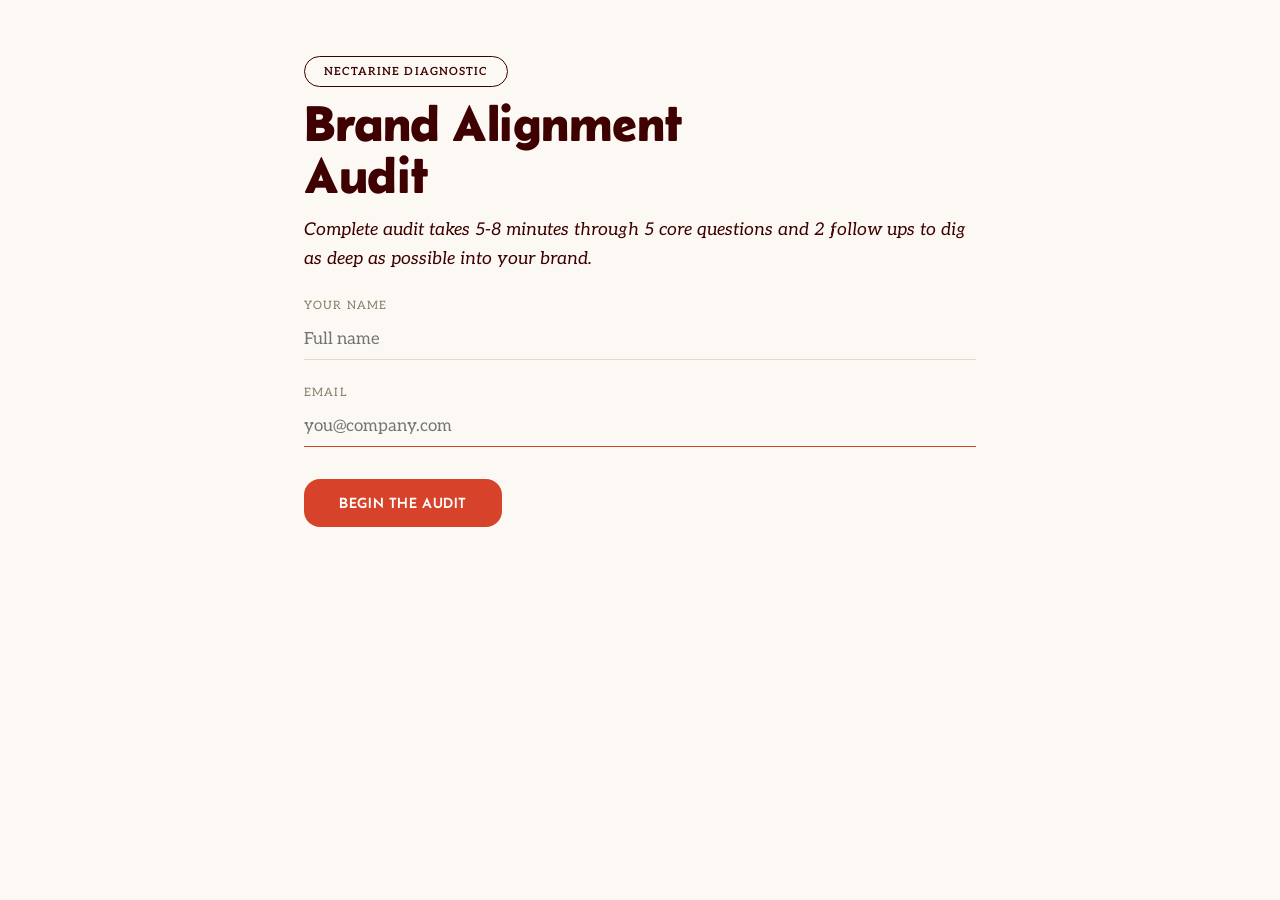
<file: index.html>
<!DOCTYPE html>
<html lang="en">
<head>
<meta charset="UTF-8">
<meta name="viewport" content="width=device-width, initial-scale=1.0">
<title>Brand Alignment Audit — Nectarine</title>
<link rel="stylesheet" href="cursor.css">
<style>
@import url('https://fonts.googleapis.com/css2?family=Belanosima:wght@400;600;700&family=Aleo:ital,wght@0,400;0,500;0,700;1,400&display=swap');

:root{
  --bg:#FCF8F3;
  --surface:#FFFFFF;
  --ink:#3E0000;
  --muted:#83806F;
  --line:#E1DDD0;
  --accent:#D7432A;
  --accent-soft:#F8DED5;
  --warn:#B8860B;
  --teal:#1F5C55;
  --teal-soft:#E3EEEB;
  --font-display:'Belanosima', sans-serif;
  --font-body:'Aleo', Georgia, serif;
  --font-mono:'Aleo', Georgia, serif;
}

*{box-sizing:border-box;}
html,body{margin:0;padding:0;}
body{
  background:var(--bg);
  color:var(--ink);
  font-family:var(--font-body);
  -webkit-font-smoothing:antialiased;
  min-height:100vh;
}
#app{
  max-width:720px;
  margin:0 auto;
  padding:clamp(1.5rem, 5vw, 3.5rem) clamp(1.25rem, 4vw, 1.5rem) 5rem;
}
::selection{background:var(--accent-soft);}

.eyebrow{
  display:inline-block;
  font-family:var(--font-mono);
  font-weight:600;
  font-size:.7rem;
  letter-spacing:.1em;
  text-transform:uppercase;
  color:var(--ink);
  border:1.5px solid var(--ink);
  border-radius:999px;
  padding:.5rem 1.2rem;
}
h1,h2,h3{
  font-family:var(--font-display);
  font-weight:600;
  letter-spacing:-0.01em;
  margin:0;
}
.h-intro{font-size:clamp(2.1rem, 6vw, 3.1rem); line-height:1.05; margin-top:.6rem;}
.h-question{font-size:clamp(1.5rem, 4.5vw, 2rem); line-height:1.15; margin-top:.9rem;}
.h-section{font-size:1.05rem; letter-spacing:.02em;}
p{line-height:1.65; margin:0.8rem 0 0;}
.lede{font-size:1.1rem; font-style:italic; color:var(--ink); margin-top:.9rem;}
.muted{color:var(--muted);}
.mono{font-family:var(--font-mono);}
.small{font-size:.8rem;}

a, .link-btn{color:var(--ink); cursor:pointer;}

/* buttons */
.btn{
  font-family:var(--font-display);
  font-weight:400;
  font-size:.92rem;
  letter-spacing:.04em;
  text-transform:uppercase;
  border:none;
  border-radius:16px;
  padding:1rem 2.2rem;
  cursor:pointer;
  transition:transform .12s ease, filter .15s ease, opacity .15s ease;
}
.btn-primary{background:var(--accent); color:#fff;}
.btn-primary:hover:not(:disabled){filter:brightness(0.88);}
.btn-primary:active:not(:disabled){transform:translateY(1px);}
.btn-primary:disabled{opacity:.35; cursor:not-allowed;}
.btn-ghost{
  background:none;
  font-family:var(--font-mono);
  font-size:.75rem;
  letter-spacing:.08em;
  text-transform:uppercase;
  color:var(--muted);
  text-decoration:underline;
  padding:0;
  border:none;
}
.btn-ghost:hover{color:var(--ink);}

.row-actions{display:flex; align-items:center; justify-content:space-between; margin-top:2rem; gap:1rem; flex-wrap:wrap;}

/* progress */
.progress-wrap{margin-bottom:2.2rem;}
.progress-track{height:2px; background:var(--line); width:100%; margin-top:.6rem; position:relative;}
.progress-fill{height:2px; background:var(--accent); transition:width .4s ease;}

/* inputs */
textarea, input[type=text], input[type=email]{
  width:100%;
  font-family:var(--font-body);
  font-size:1.05rem;
  color:var(--ink);
  background:transparent;
  border:none;
  border-bottom:1.5px solid var(--line);
  padding:.6rem 0;
  resize:vertical;
  min-height:5.5rem;
  outline:none;
  transition:border-color .15s ease;
}
textarea:focus, input[type=text]:focus, input[type=email]:focus{border-color:var(--accent);}
input[type=text], input[type=email]{min-height:auto;}

.field{margin-top:1.6rem;}
.field label{display:block; font-family:var(--font-mono); font-size:.72rem; letter-spacing:.1em; text-transform:uppercase; color:var(--muted); margin-bottom:.5rem;}
.field-error{font-family:var(--font-mono); font-size:.72rem; color:var(--accent); margin-top:.4rem;}

/* upload zones */
.upload-zone{
  display:block;
  border:1.5px dashed var(--line);
  padding:1.1rem 1rem;
  text-align:center;
  cursor:pointer;
  transition:border-color .15s ease, background .15s ease;
  font-family:var(--font-mono);
  font-size:.78rem;
  color:var(--muted);
}
.upload-zone:hover{border-color:var(--accent); color:var(--ink);}
.upload-zone input{display:none;}
.thumb-row{display:flex; flex-wrap:wrap; gap:.6rem; margin-top:.7rem;}
.thumb{position:relative; width:64px; height:64px; border:1px solid var(--line); overflow:hidden;}
.thumb img{width:100%; height:100%; object-fit:cover; display:block;}
.thumb .rm{
  position:absolute; top:0; right:0; background:rgba(62,0,0,.75); color:#fff;
  width:18px; height:18px; font-size:.65rem; line-height:18px; text-align:center; cursor:pointer;
  font-family:var(--font-mono);
}

/* live screenshot preview */
.shot-preview{margin-top:.7rem; border:1px solid var(--line); background:var(--surface); padding:.6rem;}
.shot-preview img{width:100%; height:auto; display:block; max-height:220px; object-fit:cover; background:var(--bg); min-height:60px;}
.shot-meta{display:flex; align-items:center; justify-content:space-between; margin-top:.5rem; flex-wrap:wrap; gap:.5rem;}
.shot-status{font-family:var(--font-mono); font-size:.68rem; letter-spacing:.06em; text-transform:uppercase; color:var(--muted);}
.shot-actions{display:flex; gap:1rem;}
.shot-override-row{margin-top:.6rem;}

/* loading */
.loading-wrap{min-height:40vh; display:flex; flex-direction:column; align-items:center; justify-content:center; text-align:center;}
.loading-word{
  font-family:var(--font-display); font-weight:600; font-size:clamp(2.2rem,7vw,3.2rem);
  filter:blur(9px); opacity:.45; animation:pulseFuzz 1.8s ease-in-out infinite;
}
@keyframes pulseFuzz{
  0%{filter:blur(9px); opacity:.35;}
  50%{filter:blur(1px); opacity:.95;}
  100%{filter:blur(9px); opacity:.35;}
}
.loading-msg{font-family:var(--font-mono); font-size:.78rem; letter-spacing:.08em; text-transform:uppercase; color:var(--muted); margin-top:1.4rem; min-height:1.2em;}

/* report */
.score-block{margin-top:.4rem;}
.score-word{
  font-family:var(--font-display); font-weight:600;
  font-size:clamp(2.4rem, 8vw, 4rem); letter-spacing:-0.02em; line-height:1;
  animation-duration:1.4s; animation-timing-function:ease; animation-fill-mode:forwards;
}
.score-word.aligned{color:var(--teal); animation-name:focusInFull;}
.score-word.some{color:var(--accent); animation-name:focusInPartial;}
.score-word.significant{color:var(--accent); animation-name:focusInHeavy;}
@keyframes focusInFull{from{filter:blur(9px); opacity:0;} to{filter:blur(0px); opacity:1;}}
@keyframes focusInPartial{from{filter:blur(11px); opacity:0;} to{filter:blur(2.5px); opacity:1;}}
@keyframes focusInHeavy{from{filter:blur(13px); opacity:0;} to{filter:blur(5px); opacity:.92;}}
.score-caption{font-family:var(--font-mono); font-size:.7rem; letter-spacing:.08em; text-transform:uppercase; color:var(--muted); margin-top:.6rem;}

.section{margin-top:2.6rem; padding-top:1.6rem; border-top:1px solid var(--line);}
.section-num{font-family:var(--font-mono); font-size:.72rem; color:var(--accent); letter-spacing:.1em;}

.chip-row{margin-top:.7rem;}
.chip{
  display:inline-block; font-family:var(--font-mono); font-size:.7rem; letter-spacing:.05em; text-transform:uppercase;
  border:1px solid var(--line); border-radius:999px; padding:.28rem .7rem; margin:0 .35rem .35rem 0;
}
.chip.overlap{border-color:var(--teal); color:var(--teal); background:var(--teal-soft);}

.flag-list{margin-top:.7rem; padding-left:1.1rem;}
.flag-list li{margin-bottom:.3rem; font-size:.92rem;}

.consider-box{border-left:3px solid var(--accent); background:var(--accent-soft); padding:.7rem 1rem; margin-top:.8rem;}
.consider-box .issue{font-weight:600; font-family:var(--font-display); font-size:.9rem;}
.consider-box .example{font-size:.88rem; margin-top:.3rem; color:var(--ink);}

.check-row{display:flex; gap:.7rem; padding:.6rem 0; border-bottom:1px solid var(--line); align-items:flex-start;}
.check-row:last-child{border-bottom:none;}
.check-icon{font-family:var(--font-mono); font-size:.85rem; width:1.1rem; flex-shrink:0; margin-top:.1rem;}
.check-icon.bad{color:var(--accent);}
.check-icon.warn{color:var(--warn);}
.check-icon.good{color:var(--teal);}
.check-label{font-size:.92rem;}
.check-note{font-family:var(--font-mono); font-size:.72rem; color:var(--muted); margin-top:.15rem;}

.fuzz-source{background:var(--accent-soft); padding:1rem 1.1rem; margin-top:.8rem; font-size:.95rem;}

.error-box{border:1.5px solid var(--accent); padding:1.2rem; margin-top:1.5rem; font-size:.92rem;}

@media (max-width:520px){
  .row-actions{flex-direction:column; align-items:flex-start;}
}
</style>
</head>
<body>
<div id="app"></div>

<script>
(function(){

/* Five questions, down from the original seven. Two were folded into
   neighbors (why-it-exists into what-you-do, how-you-want-to-be-perceived
   into industry/comparables) rather than dropped, since the analysis
   prompts below still rely on that signal for detecting an intentional
   "bridge" between two worlds. */
var CORE_QUESTIONS = [
  { text: "What does your business do, and why does it exist?" },
  { text: "Who is your ideal customer, and what problem are you solving for them?" },
  { text: "Does your business bridge two different worlds, such as industries, audiences, traditions, price points, or old and new? If so, which ones, and where does your offer sit between them?" },
  { text: "What industry are you in, which two or three brands would you want to be compared against, and is there a way you want to be perceived that you're not confident you're achieving yet?" },
  { text: "What are your core values, if you've put them into words?", skipNote: "(not specified, infer implied values from the mission or why answer above instead)" }
];


var LOADING_MESSAGES = [
  "Reading the visual identity",
  "Reading the verbal identity",
  "Comparing tone signals",
  "Checking market and audience fit",
  "Running the execution checklist",
  "Drafting the report"
];


function freshState(){
  return {
    screen: 'intro',
    companyName: '',
    qIndex: 0,
    questions: CORE_QUESTIONS.slice(),
    answers: ['','','','',''],
    followUpsFetched: false,
    logo: null,
    site: '',
    siteOverride: null,
    siteAttempt: 0,
    social: '',
    socialOverride: null,
    socialAttempt: 0,
    leadName: '',
    leadEmail: '',
    leadError: '',
    showContinueLink: false,
    errorMsg: ''
  };
}

var state = freshState();
var loadingTimer = null;

function esc(str){
  if(str === null || str === undefined) return '';
  return String(str)
    .replace(/&/g,'&amp;')
    .replace(/</g,'&lt;')
    .replace(/>/g,'&gt;')
    .replace(/"/g,'&quot;');
}

function isValidEmail(v){
  return /^[^\s@]+@[^\s@]+\.[^\s@]+$/.test((v||'').trim());
}

function resizeImage(file, maxDim, quality){
  maxDim = maxDim || 1100;
  quality = quality || 0.82;
  return new Promise(function(resolve, reject){
    var reader = new FileReader();
    reader.onload = function(e){
      var img = new Image();
      img.onload = function(){
        var w = img.width, h = img.height;
        if(w > h){ if(w > maxDim){ h = Math.round(h * maxDim / w); w = maxDim; } }
        else { if(h > maxDim){ w = Math.round(w * maxDim / h); h = maxDim; } }
        var canvas = document.createElement('canvas');
        canvas.width = w; canvas.height = h;
        var ctx = canvas.getContext('2d');
        ctx.fillStyle = "#FFFFFF";
        ctx.fillRect(0,0,w,h);
        ctx.drawImage(img,0,0,w,h);
        var dataUrl = canvas.toDataURL('image/jpeg', quality);
        resolve({data: dataUrl.split(',')[1], media_type:'image/jpeg', preview: dataUrl});
      };
      img.onerror = function(){ reject(new Error("Could not read image")); };
      img.src = e.target.result;
    };
    reader.onerror = function(){ reject(new Error("Could not read file")); };
    reader.readAsDataURL(file);
  });
}

function normalizeUrl(raw){
  raw = (raw || '').trim();
  if(!raw) return '';
  if(!/^https?:\/\//i.test(raw)){ raw = 'https://' + raw; }
  return raw;
}

/* Live screenshots now run server-side against Cloudflare's Browser
   Rendering API (see functions/api/screenshot.js), not the old
   client-side mshots embed. The endpoint renders synchronously and
   returns the image directly, so there's no polling or placeholder
   flicker to work around, just a normal image load with a status line
   and an upload fallback for sites or logged-in social pages that
   block automated rendering. */
function shotSrc(kind){
  var url = state[kind];
  if(!url) return '';
  var attempt = state[kind + 'Attempt'] || 0;
  return '/api/screenshot?url=' + encodeURIComponent(url) + (attempt ? ('&r=' + attempt) : '');
}

function shotBodyHTML(kind){
  var url = state[kind];
  var override = state[kind + 'Override'];
  if(override){
    return '<div class="shot-preview"><img src="' + override.preview + '">'
      + '<div class="shot-meta"><span class="shot-status">Uploaded manually</span>'
      + '<span class="shot-actions"><span class="link-btn btn-ghost" data-action="rm-override">Remove</span></span></div></div>';
  }
  if(url){
    var imgId = kind + '-shot-img';
    return '<div class="shot-preview"><img id="' + imgId + '" src="' + shotSrc(kind) + '"'
      + ' onload="window.__shotLoaded && window.__shotLoaded(\'' + kind + '\')"'
      + ' onerror="window.__shotError && window.__shotError(\'' + kind + '\')">'
      + '<div class="shot-meta"><span class="shot-status" id="' + kind + '-shot-status">Capturing a live preview, this can take a few seconds</span>'
      + '<span class="shot-actions">'
      + '<span class="link-btn btn-ghost" data-action="retake">Retake</span>'
      + '<span class="link-btn btn-ghost" data-action="show-override">Upload instead</span>'
      + '</span></div></div>'
      + '<div class="shot-override-row" id="' + kind + '-override-row" style="display:none;">'
      + '  <label class="upload-zone" for="' + kind + '-override-input">Click to upload a screenshot instead<input type="file" id="' + kind + '-override-input" accept="image/*"></label>'
      + '</div>';
  }
  return '';
}

function refreshShotBody(kind){
  var container = document.getElementById(kind + '-body');
  if(container){ container.innerHTML = shotBodyHTML(kind); }
  bindShotBody(kind);
}

function bindShotBody(kind){
  var container = document.getElementById(kind + '-body');
  if(!container) return;
  var retake = container.querySelector('[data-action="retake"]');
  if(retake){
    retake.onclick = function(){
      state[kind + 'Attempt'] = (state[kind + 'Attempt'] || 0) + 1;
      var status = document.getElementById(kind + '-shot-status');
      if(status) status.textContent = 'Retaking...';
      var img = document.getElementById(kind + '-shot-img');
      if(img) img.src = shotSrc(kind);
    };
  }
  var showOverride = container.querySelector('[data-action="show-override"]');
  if(showOverride){
    showOverride.onclick = function(){
      var row = document.getElementById(kind + '-override-row');
      if(row) row.style.display = 'block';
    };
  }
  var overrideInput = document.getElementById(kind + '-override-input');
  if(overrideInput){
    overrideInput.addEventListener('change', function(e){
      var f = e.target.files[0];
      if(f){ resizeImage(f).then(function(img){ state[kind + 'Override'] = img; refreshShotBody(kind); }); }
    });
  }
  var rmOverride = container.querySelector('[data-action="rm-override"]');
  if(rmOverride){
    rmOverride.onclick = function(){ state[kind + 'Override'] = null; refreshShotBody(kind); };
  }
}

window.__shotLoaded = function(kind){
  var status = document.getElementById(kind + '-shot-status');
  if(status){ status.textContent = 'Live preview captured'; }
};
window.__shotError = function(kind){
  var status = document.getElementById(kind + '-shot-status');
  if(status){ status.textContent = "Couldn't capture this one automatically, some sites and most logged-in social pages block it. Upload a screenshot below instead."; }
};

function bindShotField(kind){
  var input = document.getElementById(kind + '-field');
  if(input){
    input.addEventListener('change', function(e){
      var normalized = normalizeUrl(e.target.value);
      state[kind] = normalized;
      state[kind + 'Override'] = null;
      state[kind + 'Attempt'] = 0;
      refreshShotBody(kind);
    });
  }
  bindShotBody(kind);
}

function render(){
  var app = document.getElementById('app');
  if(state.screen === 'intro') app.innerHTML = renderIntro();
  else if(state.screen === 'company') app.innerHTML = renderCompany();
  else if(state.screen === 'question') app.innerHTML = renderQuestion();
  else if(state.screen === 'followup-loading') app.innerHTML = renderMiniLoading("Reviewing your answers");
  else if(state.screen === 'assets') app.innerHTML = renderAssets();
  else if(state.screen === 'generating') app.innerHTML = renderGenerating();
  else if(state.screen === 'error') app.innerHTML = renderErrorScreen();
  bindEvents();
}

/* ---------- INTRO / EMAIL GATE ---------- */
function renderIntro(){
  var nameVal = esc(state.leadName);
  var emailVal = esc(state.leadEmail);
  var errorHTML = state.leadError ? '<div class="field-error">' + esc(state.leadError) + '</div>' : '';
  return ''
  + '<div class="eyebrow">Nectarine Diagnostic</div>'
  + '<h1 class="h-intro">Brand Alignment<br>Audit</h1>'
  + '<p class="lede">Complete audit takes 5-8 minutes through 5 core questions and 2 follow ups to dig as deep as possible into your brand.</p>'
  + '<div class="field">'
  + '  <label>Your name</label>'
  + '  <input type="text" id="lead-name-field" placeholder="Full name" value="' + nameVal + '">'
  + '</div>'
  + '<div class="field">'
  + '  <label>Email</label>'
  + '  <input type="email" id="lead-email-field" placeholder="you@company.com" value="' + emailVal + '">'
  + '  ' + errorHTML
  + '</div>'
  + '<div class="row-actions">'
  + '  <button class="btn btn-primary" id="start-btn">Begin the audit</button>'
  + '</div>'
  + '<p class="mono small muted" style="margin-top:3rem;"></p>';
}

/* ---------- COMPANY NAME ---------- */
function renderCompany(){
  var val = esc(state.companyName);
  return ''
  + '<div class="eyebrow">First</div>'
  + '<h2 class="h-question">What\'s the name of your company or brand?</h2>'
  + '<div class="field">'
  + '  <input type="text" id="company-field" placeholder="Your company name" value="' + val + '" autofocus>'
  + '</div>'
  + '<div class="row-actions">'
  + '  <span class="link-btn btn-ghost" id="back-btn">← Start over</span>'
  + '  <button class="btn btn-primary" id="continue-btn"' + (val.trim() ? '' : ' disabled') + '>Continue</button>'
  + '</div>';
}

/* ---------- QUESTION ---------- */
function renderQuestion(){
  var total = state.questions.length;
  var idx = state.qIndex;
  var q = state.questions[idx];
  var pct = Math.round(((idx) / total) * 100);
  var val = esc(state.answers[idx] || '');
  var skipLink = '<p style="margin-top:1rem;"><span class="link-btn btn-ghost" id="skip-btn">Skip this question</span></p>';
  return ''
  + '<div class="progress-wrap">'
  + '  <div class="mono small muted">QUESTION ' + String(idx+1).padStart(2,'0') + ' / ' + String(total).padStart(2,'0') + '</div>'
  + '  <div class="progress-track"><div class="progress-fill" style="width:' + pct + '%"></div></div>'
  + '</div>'
  + '<h2 class="h-question">' + esc(q.text) + '</h2>'
  + '<div class="field">'
  + '  <textarea id="answer-field" autofocus>' + val + '</textarea>'
  + '</div>'
  + skipLink
  + '<div class="row-actions">'
  + '  <span class="link-btn btn-ghost" id="back-btn">← Back</span>'
  + '  <button class="btn btn-primary" id="continue-btn" disabled>Continue</button>'
  + '</div>'
  + '<p class="mono small muted" style="margin-top:1rem;">⌘ / Ctrl + Enter to continue</p>';
}

/* ---------- MINI LOADING ---------- */
function renderMiniLoading(msg){
  return '<div class="loading-wrap" style="min-height:30vh;">'
  + '<div class="loading-word" style="font-size:1.6rem;">Nectarine</div>'
  + '<div class="loading-msg">' + esc(msg) + '</div>'
  + '</div>';
}

/* ---------- ASSETS ---------- */
function shotFieldHTML(kind, label, placeholder){
  return ''
  + '<div class="field">'
  + '  <label>' + esc(label) + '</label>'
  + '  <input type="text" id="' + kind + '-field" placeholder="' + esc(placeholder) + '" value="' + esc(state[kind]) + '">'
  + '  <div id="' + kind + '-body">' + shotBodyHTML(kind) + '</div>'
  + '</div>';
}

function renderAssets(){
  var logoThumb = state.logo ? '<div class="thumb"><img src="' + state.logo.preview + '"><span class="rm" data-action="rm-logo">×</span></div>' : '';
  return ''
  + '<div class="eyebrow">Next</div>'
  + '<h2 class="h-question">Your assets</h2>'
  + '<p class="muted">All of these are optional, but the more the audit has to look at, the sharper the visual read. The site and social link capture themselves, live.</p>'
  + shotFieldHTML('site', 'Website URL', 'https://')
  + shotFieldHTML('social', 'Social profile URL (Instagram, LinkedIn, etc.)', 'https://')
  + '<div class="field">'
  + '  <label>Logo (optional)</label>'
  + '  <label class="upload-zone" for="logo-input">' + (state.logo ? 'Replace logo file' : 'Click to upload a logo file') + '<input type="file" id="logo-input" accept="image/*"></label>'
  + '  <div class="thumb-row">' + logoThumb + '</div>'
  + '</div>'
  + '<div class="row-actions">'
  + '  <span class="link-btn btn-ghost" id="back-btn">← Back</span>'
  + '  <button class="btn btn-primary" id="continue-btn">Continue</button>'
  + '</div>'
  + '<p class="mono small muted" style="margin-top:1.6rem;">Some sites and most social platforms occasionally block automatic capture. If a preview looks blank or stuck, use the upload option beneath it.</p>';
}

/* ---------- GENERATING ---------- */
function renderGenerating(){
  var fallbackLink = state.showContinueLink
    ? '<p class="mono small muted" style="margin-top:1.4rem;">Taking a while to move on? <a href="' + AUDIT_COMPLETE_URL + '" target="_top">Click here to continue</a>.</p>'
    : '';
  return '<div class="loading-wrap">'
  + '<div class="loading-word">Nectarine</div>'
  + '<div class="loading-msg" id="loading-msg">' + LOADING_MESSAGES[0] + '</div>'
  + fallbackLink
  + '</div>';
}

// This tool runs embedded in an iframe on nectarine.ink, so a plain
// window.location.href only navigates the iframe itself, leaving the
// visitor stuck looking at the confirmation page through a small frame.
// window.top.location targets the real top-level page instead. Writing
// to it is allowed cross-origin even though reading it isn't, unless the
// embedding page's iframe is sandboxed without top-navigation permission,
// which fails silently, so a manual link is shown after a short delay as
// a fallback in case the automatic redirect didn't go anywhere.
var AUDIT_COMPLETE_URL = 'https://nectarine.ink/audit-complete';
function redirectTopTo(url){
  try{ (window.top || window).location.href = url; }
  catch(e){ window.location.href = url; }
  setTimeout(function(){
    state.showContinueLink = true;
    if(state.screen === 'generating'){ render(); }
  }, 1800);
}

/* ---------- ERROR ---------- */
function renderErrorScreen(){
  return ''
  + '<h2 class="h-question">Something didn\'t load</h2>'
  + '<div class="error-box">' + esc(state.errorMsg || 'The audit ran into a problem generating your report.') + '</div>'
  + '<div class="row-actions">'
  + '  <span class="link-btn btn-ghost" id="back-to-assets">← Back</span>'
  + '  <button class="btn btn-primary" id="retry-btn">Try again</button>'
  + '</div>';
}


/* ---------- EVENTS ---------- */
function bindEvents(){
  if(state.screen === 'intro'){
    var nameField = document.getElementById('lead-name-field');
    var emailField = document.getElementById('lead-email-field');
    emailField.focus();
    function tryStart(){
      state.leadName = nameField.value.trim();
      state.leadEmail = emailField.value.trim();
      if(!isValidEmail(state.leadEmail)){
        state.leadError = 'Add a valid email to continue.';
        render();
        return;
      }
      state.leadError = '';
      state.screen = 'company';
      render();
    }
    emailField.addEventListener('keydown', function(e){
      if(e.key === 'Enter'){ tryStart(); }
    });
    document.getElementById('start-btn').onclick = tryStart;
  }
  else if(state.screen === 'company'){
    var field = document.getElementById('company-field');
    var cont = document.getElementById('continue-btn');
    field.addEventListener('input', function(){ cont.disabled = field.value.trim().length === 0; });
    field.focus();
    field.addEventListener('keydown', function(e){
      if(e.key === 'Enter' && !cont.disabled){ cont.click(); }
    });
    document.getElementById('back-btn').onclick = function(){ state.screen = 'intro'; render(); };
    cont.onclick = function(){
      state.companyName = field.value.trim();
      state.screen = 'question'; state.qIndex = 0;
      render();
    };
  }
  else if(state.screen === 'question'){
    var field = document.getElementById('answer-field');
    var cont = document.getElementById('continue-btn');
    function sync(){ cont.disabled = field.value.trim().length === 0; }
    field.addEventListener('input', sync);
    field.focus();
    var len = field.value.length; field.setSelectionRange(len, len);
    sync();
    field.addEventListener('keydown', function(e){
      if((e.metaKey || e.ctrlKey) && e.key === 'Enter' && !cont.disabled){ cont.click(); }
    });
    document.getElementById('back-btn').onclick = function(){
      if(state.qIndex > 0){ state.answers[state.qIndex] = field.value; state.qIndex--; render(); }
      else { state.screen = 'company'; render(); }
    };
    function advanceQuestion(){
      if(state.qIndex < state.questions.length - 1){
        state.qIndex++; render();
      } else if(!state.followUpsFetched){
        state.screen = 'followup-loading'; render();
        fetchFollowUps();
      } else {
        state.screen = 'assets'; render();
      }
    }
    cont.onclick = function(){
      state.answers[state.qIndex] = field.value.trim();
      advanceQuestion();
    };
    var skipBtn = document.getElementById('skip-btn');
    if(skipBtn){
      skipBtn.onclick = function(){
        state.answers[state.qIndex] = '';
        advanceQuestion();
      };
    }
  }
  else if(state.screen === 'assets'){
    bindShotField('site');
    bindShotField('social');
    document.getElementById('logo-input').addEventListener('change', function(e){
      var f = e.target.files[0];
      if(f){ resizeImage(f).then(function(img){ state.logo = img; render(); }); }
    });
    var rmLogo = document.querySelector('[data-action="rm-logo"]');
    if(rmLogo) rmLogo.onclick = function(){ state.logo = null; render(); };
    document.getElementById('back-btn').onclick = function(){ state.screen = 'question'; state.qIndex = state.questions.length - 1; render(); };
    document.getElementById('continue-btn').onclick = function(){
      var siteField = document.getElementById('site-field');
      var socialField = document.getElementById('social-field');
      if(siteField) state.site = normalizeUrl(siteField.value);
      if(socialField) state.social = normalizeUrl(socialField.value);
      submitLeadThenGenerate();
    };
  }
  else if(state.screen === 'generating'){
    var i = 0;
    var msgEl = document.getElementById('loading-msg');
    loadingTimer = setInterval(function(){
      i = (i+1) % LOADING_MESSAGES.length;
      if(msgEl) msgEl.textContent = LOADING_MESSAGES[i];
    }, 1700);
  }
  else if(state.screen === 'error'){
    document.getElementById('retry-btn').onclick = function(){ generateReport(); };
    document.getElementById('back-to-assets').onclick = function(){ state.screen = 'assets'; render(); };
  }
}

/* ---------- FLOW LOGIC ---------- */
function buildAnswersPayload(){
  return state.questions.map(function(q, i){
    var ans = state.answers[i];
    var answerText;
    if(ans && ans.trim()){ answerText = ans; }
    else { answerText = q.skipNote || '(no answer given)'; }
    return { question: q.text, answer: answerText };
  });
}

function fetchFollowUps(){
  fetch('/api/followup', {
    method: 'POST',
    headers: {'Content-Type':'application/json'},
    body: JSON.stringify({ companyName: state.companyName, answers: buildAnswersPayload() })
  })
  .then(function(res){ return res.ok ? res.json() : { questions: [] }; })
  .then(function(result){
    state.followUpsFetched = true;
    var qs = (result && result.questions) || [];
    qs = qs.slice(0,2).map(function(q){ return {text: q}; });
    if(qs.length > 0){
      state.questions = state.questions.concat(qs);
      state.answers = state.answers.concat(qs.map(function(){ return ''; }));
      state.qIndex++;
      state.screen = 'question';
    } else {
      state.screen = 'assets';
    }
    render();
  })
  .catch(function(){
    state.followUpsFetched = true;
    state.screen = 'assets';
    render();
  });
}

function submitLeadThenGenerate(){
  // Email and name were already collected on the front page, so there is
  // no separate lead screen to linger on here, this goes straight to the
  // loading view and covers both the CRM call and the report generation
  // that follows it.
  clearInterval(loadingTimer);
  state.screen = 'generating';
  render();
  fetch('/api/lead', {
    method: 'POST',
    headers: {'Content-Type':'application/json'},
    body: JSON.stringify({
      name: state.leadName,
      email: state.leadEmail,
      companyName: state.companyName,
      answers: buildAnswersPayload()
    })
  })
  .catch(function(){ /* a CRM hiccup shouldn't block the report the person was promised */ })
  .then(function(){
    generateReport();
  });
}

function generateReport(){
  clearInterval(loadingTimer);
  state.screen = 'generating';
  state.showContinueLink = false;
  render();

  var payload = {
    companyName: state.companyName,
    answers: buildAnswersPayload(),
    site: state.site || null,
    social: state.social || null,
    logo: state.logo ? { data: state.logo.data, media_type: state.logo.media_type } : null,
    siteOverride: state.siteOverride ? { data: state.siteOverride.data, media_type: state.siteOverride.media_type } : null,
    socialOverride: state.socialOverride ? { data: state.socialOverride.data, media_type: state.socialOverride.media_type } : null,
    leadEmail: state.leadEmail || null,
    leadName: state.leadName || null
  };

  fetch('/api/report', {
    method: 'POST',
    headers: {'Content-Type':'application/json'},
    body: JSON.stringify(payload)
  })
  .then(function(res){
    if(!res.ok){ throw new Error('Request failed with status ' + res.status); }
    // The server queues up the report and email in the background from
    // here, so there is nothing further to wait on before sending the
    // person on to the confirmation page.
    redirectTopTo(AUDIT_COMPLETE_URL);
  })
  .catch(function(){
    state.errorMsg = "Your audit couldn't get started. This sometimes happens with a slow connection or a very large image. Try again, or go back and upload a screenshot instead.";
    state.screen = 'error';
    render();
  });
}

render();
})();
</script>
<script src="cursor.js" defer></script>
</body>
</html>
</file>
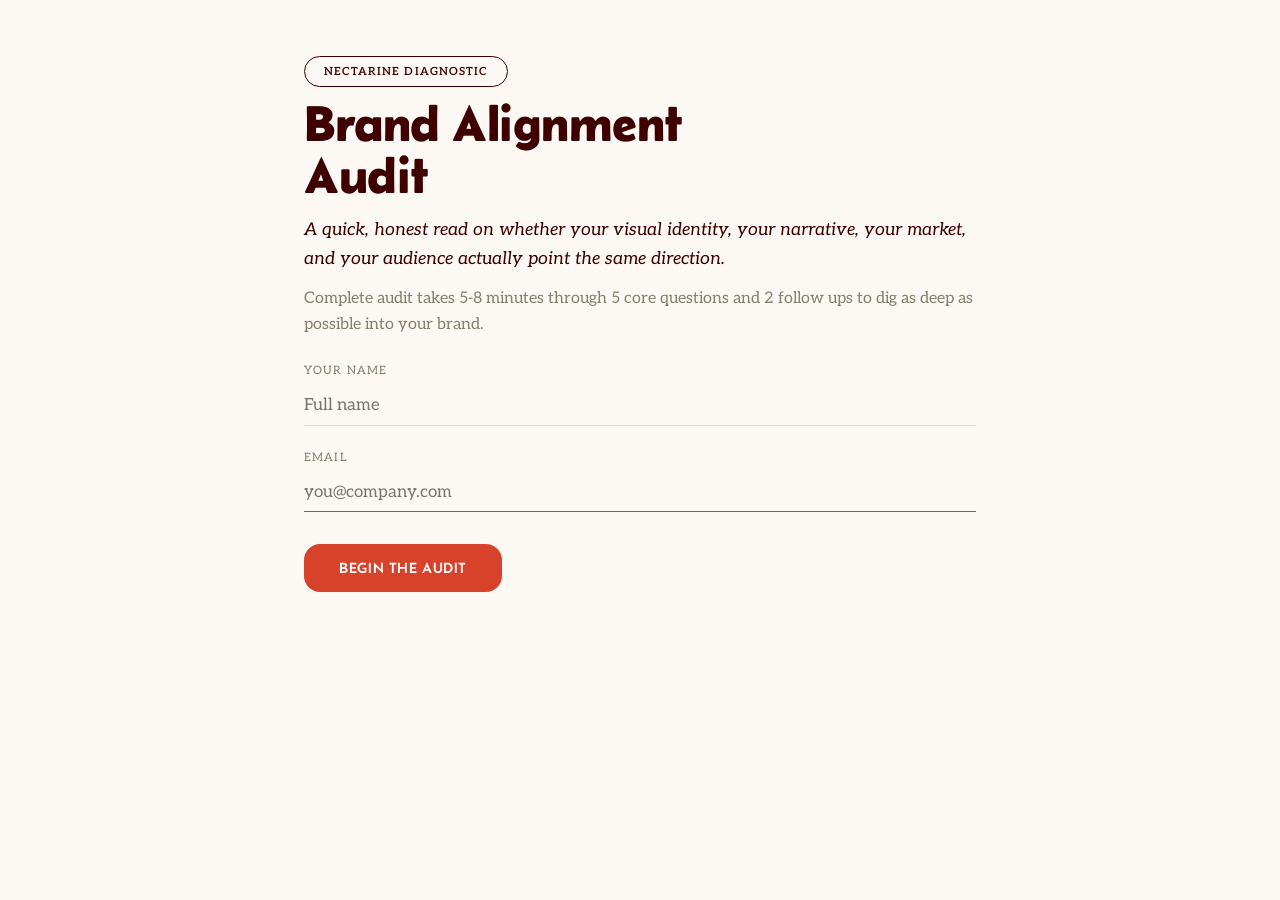
<file: brand-audit-main_081026a(1)/index.html>
<!DOCTYPE html>
<html lang="en">
<head>
<meta charset="UTF-8">
<meta name="viewport" content="width=device-width, initial-scale=1.0">
<title>Brand Alignment Audit — Nectarine</title>
<style>
@import url('https://fonts.googleapis.com/css2?family=Belanosima:wght@400;600;700&family=Aleo:ital,wght@0,400;0,500;0,700;1,400&display=swap');

:root{
  --bg:#FCF8F3;
  --surface:#FFFFFF;
  --ink:#3E0000;
  --muted:#83806F;
  --line:#E1DDD0;
  --accent:#D7432A;
  --accent-soft:#F8DED5;
  --teal:#1F5C55;
  --teal-soft:#E3EEEB;
  --font-display:'Belanosima', sans-serif;
  --font-body:'Aleo', Georgia, serif;
  --font-mono:'Aleo', Georgia, serif;
}

*{box-sizing:border-box;}
html,body{margin:0;padding:0;}
body{
  background:var(--bg);
  color:var(--ink);
  font-family:var(--font-body);
  -webkit-font-smoothing:antialiased;
  min-height:100vh;
}
#app{
  max-width:720px;
  margin:0 auto;
  padding:clamp(1.5rem, 5vw, 3.5rem) clamp(1.25rem, 4vw, 1.5rem) 5rem;
}
::selection{background:var(--accent-soft);}

.eyebrow{
  display:inline-block;
  font-family:var(--font-mono);
  font-weight:600;
  font-size:.7rem;
  letter-spacing:.1em;
  text-transform:uppercase;
  color:var(--ink);
  border:1.5px solid var(--ink);
  border-radius:999px;
  padding:.5rem 1.2rem;
}
h1,h2,h3{
  font-family:var(--font-display);
  font-weight:600;
  letter-spacing:-0.01em;
  margin:0;
}
.h-intro{font-size:clamp(2.1rem, 6vw, 3.1rem); line-height:1.05; margin-top:.6rem;}
.h-question{font-size:clamp(1.5rem, 4.5vw, 2rem); line-height:1.15; margin-top:.9rem;}
.h-section{font-size:1.05rem; letter-spacing:.02em;}
p{line-height:1.65; margin:0.8rem 0 0;}
.lede{font-size:1.1rem; font-style:italic; color:var(--ink); margin-top:.9rem;}
.muted{color:var(--muted);}
.mono{font-family:var(--font-mono);}
.small{font-size:.8rem;}

a, .link-btn{color:var(--ink); cursor:pointer;}

/* buttons */
.btn{
  font-family:var(--font-display);
  font-weight:400;
  font-size:.92rem;
  letter-spacing:.04em;
  text-transform:uppercase;
  border:none;
  border-radius:16px;
  padding:1rem 2.2rem;
  cursor:pointer;
  transition:transform .12s ease, filter .15s ease, opacity .15s ease;
}
.btn-primary{background:var(--accent); color:#fff;}
.btn-primary:hover:not(:disabled){filter:brightness(0.88);}
.btn-primary:active:not(:disabled){transform:translateY(1px);}
.btn-primary:disabled{opacity:.35; cursor:not-allowed;}
.btn-ghost{
  background:none;
  font-family:var(--font-mono);
  font-size:.75rem;
  letter-spacing:.08em;
  text-transform:uppercase;
  color:var(--muted);
  text-decoration:underline;
  padding:0;
  border:none;
}
.btn-ghost:hover{color:var(--ink);}

.row-actions{display:flex; align-items:center; justify-content:space-between; margin-top:2rem; gap:1rem; flex-wrap:wrap;}

/* progress */
.progress-wrap{margin-bottom:2.2rem;}
.progress-track{height:2px; background:var(--line); width:100%; margin-top:.6rem; position:relative;}
.progress-fill{height:2px; background:var(--accent); transition:width .4s ease;}

/* inputs */
textarea, input[type=text], input[type=email]{
  width:100%;
  font-family:var(--font-body);
  font-size:1.05rem;
  color:var(--ink);
  background:transparent;
  border:none;
  border-bottom:1.5px solid var(--line);
  padding:.6rem 0;
  resize:vertical;
  min-height:5.5rem;
  outline:none;
  transition:border-color .15s ease;
}
textarea:focus, input[type=text]:focus, input[type=email]:focus{border-color:var(--accent);}
input[type=text], input[type=email]{min-height:auto;}

.field{margin-top:1.6rem;}
.field label{display:block; font-family:var(--font-mono); font-size:.72rem; letter-spacing:.1em; text-transform:uppercase; color:var(--muted); margin-bottom:.5rem;}
.field-error{font-family:var(--font-mono); font-size:.72rem; color:var(--accent); margin-top:.4rem;}

/* upload zones */
.upload-zone{
  display:block;
  border:1.5px dashed var(--line);
  padding:1.1rem 1rem;
  text-align:center;
  cursor:pointer;
  transition:border-color .15s ease, background .15s ease;
  font-family:var(--font-mono);
  font-size:.78rem;
  color:var(--muted);
}
.upload-zone:hover{border-color:var(--accent); color:var(--ink);}
.upload-zone input{display:none;}
.thumb-row{display:flex; flex-wrap:wrap; gap:.6rem; margin-top:.7rem;}
.thumb{position:relative; width:64px; height:64px; border:1px solid var(--line); overflow:hidden;}
.thumb img{width:100%; height:100%; object-fit:cover; display:block;}
.thumb .rm{
  position:absolute; top:0; right:0; background:rgba(62,0,0,.75); color:#fff;
  width:18px; height:18px; font-size:.65rem; line-height:18px; text-align:center; cursor:pointer;
  font-family:var(--font-mono);
}

/* live screenshot preview */
.shot-preview{margin-top:.7rem; border:1px solid var(--line); background:var(--surface); padding:.6rem;}
.shot-preview img{width:100%; height:auto; display:block; max-height:220px; object-fit:cover; background:var(--bg); min-height:60px;}
.shot-meta{display:flex; align-items:center; justify-content:space-between; margin-top:.5rem; flex-wrap:wrap; gap:.5rem;}
.shot-status{font-family:var(--font-mono); font-size:.68rem; letter-spacing:.06em; text-transform:uppercase; color:var(--muted);}
.shot-actions{display:flex; gap:1rem;}
.shot-override-row{margin-top:.6rem;}

/* loading */
.loading-wrap{min-height:40vh; display:flex; flex-direction:column; align-items:center; justify-content:center; text-align:center;}
.loading-word{
  font-family:var(--font-display); font-weight:600; font-size:clamp(2.2rem,7vw,3.2rem);
  filter:blur(9px); opacity:.45; animation:pulseFuzz 1.8s ease-in-out infinite;
}
@keyframes pulseFuzz{
  0%{filter:blur(9px); opacity:.35;}
  50%{filter:blur(1px); opacity:.95;}
  100%{filter:blur(9px); opacity:.35;}
}
.loading-msg{font-family:var(--font-mono); font-size:.78rem; letter-spacing:.08em; text-transform:uppercase; color:var(--muted); margin-top:1.4rem; min-height:1.2em;}

/* report */
.score-block{margin-top:.4rem;}
.score-word{
  font-family:var(--font-display); font-weight:600;
  font-size:clamp(2.4rem, 8vw, 4rem); letter-spacing:-0.02em; line-height:1;
  animation-duration:1.4s; animation-timing-function:ease; animation-fill-mode:forwards;
}
.score-word.aligned{color:var(--teal); animation-name:focusInFull;}
.score-word.some{color:var(--accent); animation-name:focusInPartial;}
.score-word.significant{color:var(--accent); animation-name:focusInHeavy;}
@keyframes focusInFull{from{filter:blur(9px); opacity:0;} to{filter:blur(0px); opacity:1;}}
@keyframes focusInPartial{from{filter:blur(11px); opacity:0;} to{filter:blur(2.5px); opacity:1;}}
@keyframes focusInHeavy{from{filter:blur(13px); opacity:0;} to{filter:blur(5px); opacity:.92;}}
.score-caption{font-family:var(--font-mono); font-size:.7rem; letter-spacing:.08em; text-transform:uppercase; color:var(--muted); margin-top:.6rem;}

.section{margin-top:2.6rem; padding-top:1.6rem; border-top:1px solid var(--line);}
.section-num{font-family:var(--font-mono); font-size:.72rem; color:var(--accent); letter-spacing:.1em;}

.chip-row{margin-top:.7rem;}
.chip{
  display:inline-block; font-family:var(--font-mono); font-size:.7rem; letter-spacing:.05em; text-transform:uppercase;
  border:1px solid var(--line); border-radius:999px; padding:.28rem .7rem; margin:0 .35rem .35rem 0;
}
.chip.overlap{border-color:var(--teal); color:var(--teal); background:var(--teal-soft);}

.flag-list{margin-top:.7rem; padding-left:1.1rem;}
.flag-list li{margin-bottom:.3rem; font-size:.92rem;}

.consider-box{border-left:3px solid var(--accent); background:var(--accent-soft); padding:.7rem 1rem; margin-top:.8rem;}
.consider-box .issue{font-weight:600; font-family:var(--font-display); font-size:.9rem;}
.consider-box .example{font-size:.88rem; margin-top:.3rem; color:var(--ink);}

.check-row{display:flex; gap:.7rem; padding:.6rem 0; border-bottom:1px solid var(--line); align-items:flex-start;}
.check-row:last-child{border-bottom:none;}
.check-icon{font-family:var(--font-mono); font-size:.85rem; width:1.1rem; flex-shrink:0; margin-top:.1rem;}
.check-icon.bad{color:var(--accent);}
.check-icon.good{color:var(--teal);}
.check-label{font-size:.92rem;}
.check-note{font-family:var(--font-mono); font-size:.72rem; color:var(--muted); margin-top:.15rem;}

.fuzz-source{background:var(--accent-soft); padding:1rem 1.1rem; margin-top:.8rem; font-size:.95rem;}

.footer-note{margin-top:3rem; text-align:center;}
.footer-logo{width:110px; height:auto; opacity:.55; margin:0 auto; display:block;}

.error-box{border:1.5px solid var(--accent); padding:1.2rem; margin-top:1.5rem; font-size:.92rem;}

@media (max-width:520px){
  .row-actions{flex-direction:column; align-items:flex-start;}
}
</style>
</head>
<body>
<div id="app"></div>

<script>
(function(){

/* Five questions, down from the original seven. Two were folded into
   neighbors (why-it-exists into what-you-do, how-you-want-to-be-perceived
   into industry/comparables) rather than dropped, since the analysis
   prompts below still rely on that signal for detecting an intentional
   "bridge" between two worlds. */
var CORE_QUESTIONS = [
  { text: "What does your business do, and why does it exist?" },
  { text: "Who is your ideal customer, and what problem are you solving for them?" },
  { text: "What different worlds, if any, does your business bridge: industries, audiences, traditions, price points, old and new? Where does your offer sit between them?" },
  { text: "Your industry, two or three brands you'd want to be compared against, and any way you want to be perceived that you're not confident you're achieving." },
  { text: "Your core values, if you've put them into words.", skipNote: "(not specified, infer implied values from the mission or why answer above instead)" }
];

var CHECKLIST_LABELS = [
  "Buttons are consistent in size, shape, and style",
  "Buttons and links work as expected",
  "The site resizes well across devices",
  "The logo stays legible at small scale",
  "The logo holds up cleanly at large scale",
  "Colors and fonts stay consistent across posts and pages",
  "Images feel consistent, not generic stock",
  "A favicon is set on the website",
  "The social grid or cover images have a visual rhythm",
  "Writing style stays consistent across pages and posts",
  "Padding and text alignment are consistent",
  "A clear grid system underlies the layout"
];

var LOADING_MESSAGES = [
  "Reading the visual identity",
  "Reading the verbal identity",
  "Comparing tone signals",
  "Checking market and audience fit",
  "Running the execution checklist",
  "Drafting the report"
];

var LOGO_DATA_URI = "[data-uri]";

function freshState(){
  return {
    screen: 'intro',
    companyName: '',
    qIndex: 0,
    questions: CORE_QUESTIONS.slice(),
    answers: ['','','','',''],
    followUpsFetched: false,
    logo: null,
    site: '',
    siteOverride: null,
    siteAttempt: 0,
    social: '',
    socialOverride: null,
    socialAttempt: 0,
    leadName: '',
    leadEmail: '',
    leadError: '',
    report: null,
    errorMsg: ''
  };
}

var state = freshState();
var loadingTimer = null;

function esc(str){
  if(str === null || str === undefined) return '';
  return String(str)
    .replace(/&/g,'&amp;')
    .replace(/</g,'&lt;')
    .replace(/>/g,'&gt;')
    .replace(/"/g,'&quot;');
}

function isValidEmail(v){
  return /^[^\s@]+@[^\s@]+\.[^\s@]+$/.test((v||'').trim());
}

function resizeImage(file, maxDim, quality){
  maxDim = maxDim || 1100;
  quality = quality || 0.82;
  return new Promise(function(resolve, reject){
    var reader = new FileReader();
    reader.onload = function(e){
      var img = new Image();
      img.onload = function(){
        var w = img.width, h = img.height;
        if(w > h){ if(w > maxDim){ h = Math.round(h * maxDim / w); w = maxDim; } }
        else { if(h > maxDim){ w = Math.round(w * maxDim / h); h = maxDim; } }
        var canvas = document.createElement('canvas');
        canvas.width = w; canvas.height = h;
        var ctx = canvas.getContext('2d');
        ctx.fillStyle = "#FFFFFF";
        ctx.fillRect(0,0,w,h);
        ctx.drawImage(img,0,0,w,h);
        var dataUrl = canvas.toDataURL('image/jpeg', quality);
        resolve({data: dataUrl.split(',')[1], media_type:'image/jpeg', preview: dataUrl});
      };
      img.onerror = function(){ reject(new Error("Could not read image")); };
      img.src = e.target.result;
    };
    reader.onerror = function(){ reject(new Error("Could not read file")); };
    reader.readAsDataURL(file);
  });
}

function normalizeUrl(raw){
  raw = (raw || '').trim();
  if(!raw) return '';
  if(!/^https?:\/\//i.test(raw)){ raw = 'https://' + raw; }
  return raw;
}

/* Live screenshots now run server-side against Cloudflare's Browser
   Rendering API (see functions/api/screenshot.js), not the old
   client-side mshots embed. The endpoint renders synchronously and
   returns the image directly, so there's no polling or placeholder
   flicker to work around, just a normal image load with a status line
   and an upload fallback for sites or logged-in social pages that
   block automated rendering. */
function shotSrc(kind){
  var url = state[kind];
  if(!url) return '';
  var attempt = state[kind + 'Attempt'] || 0;
  return '/api/screenshot?url=' + encodeURIComponent(url) + (attempt ? ('&r=' + attempt) : '');
}

function shotBodyHTML(kind){
  var url = state[kind];
  var override = state[kind + 'Override'];
  if(override){
    return '<div class="shot-preview"><img src="' + override.preview + '">'
      + '<div class="shot-meta"><span class="shot-status">Uploaded manually</span>'
      + '<span class="shot-actions"><span class="link-btn btn-ghost" data-action="rm-override">Remove</span></span></div></div>';
  }
  if(url){
    var imgId = kind + '-shot-img';
    return '<div class="shot-preview"><img id="' + imgId + '" src="' + shotSrc(kind) + '"'
      + ' onload="window.__shotLoaded && window.__shotLoaded(\'' + kind + '\')"'
      + ' onerror="window.__shotError && window.__shotError(\'' + kind + '\')">'
      + '<div class="shot-meta"><span class="shot-status" id="' + kind + '-shot-status">Capturing a live preview, this can take a few seconds</span>'
      + '<span class="shot-actions">'
      + '<span class="link-btn btn-ghost" data-action="retake">Retake</span>'
      + '<span class="link-btn btn-ghost" data-action="show-override">Upload instead</span>'
      + '</span></div></div>'
      + '<div class="shot-override-row" id="' + kind + '-override-row" style="display:none;">'
      + '  <label class="upload-zone" for="' + kind + '-override-input">Click to upload a screenshot instead<input type="file" id="' + kind + '-override-input" accept="image/*"></label>'
      + '</div>';
  }
  return '';
}

function refreshShotBody(kind){
  var container = document.getElementById(kind + '-body');
  if(container){ container.innerHTML = shotBodyHTML(kind); }
  bindShotBody(kind);
}

function bindShotBody(kind){
  var container = document.getElementById(kind + '-body');
  if(!container) return;
  var retake = container.querySelector('[data-action="retake"]');
  if(retake){
    retake.onclick = function(){
      state[kind + 'Attempt'] = (state[kind + 'Attempt'] || 0) + 1;
      var status = document.getElementById(kind + '-shot-status');
      if(status) status.textContent = 'Retaking...';
      var img = document.getElementById(kind + '-shot-img');
      if(img) img.src = shotSrc(kind);
    };
  }
  var showOverride = container.querySelector('[data-action="show-override"]');
  if(showOverride){
    showOverride.onclick = function(){
      var row = document.getElementById(kind + '-override-row');
      if(row) row.style.display = 'block';
    };
  }
  var overrideInput = document.getElementById(kind + '-override-input');
  if(overrideInput){
    overrideInput.addEventListener('change', function(e){
      var f = e.target.files[0];
      if(f){ resizeImage(f).then(function(img){ state[kind + 'Override'] = img; refreshShotBody(kind); }); }
    });
  }
  var rmOverride = container.querySelector('[data-action="rm-override"]');
  if(rmOverride){
    rmOverride.onclick = function(){ state[kind + 'Override'] = null; refreshShotBody(kind); };
  }
}

window.__shotLoaded = function(kind){
  var status = document.getElementById(kind + '-shot-status');
  if(status){ status.textContent = 'Live preview captured'; }
};
window.__shotError = function(kind){
  var status = document.getElementById(kind + '-shot-status');
  if(status){ status.textContent = "Couldn't capture this one automatically, some sites and most logged-in social pages block it. Upload a screenshot below instead."; }
};

function bindShotField(kind){
  var input = document.getElementById(kind + '-field');
  if(input){
    input.addEventListener('change', function(e){
      var normalized = normalizeUrl(e.target.value);
      state[kind] = normalized;
      state[kind + 'Override'] = null;
      state[kind + 'Attempt'] = 0;
      refreshShotBody(kind);
    });
  }
  bindShotBody(kind);
}

function render(){
  var app = document.getElementById('app');
  if(state.screen === 'intro') app.innerHTML = renderIntro();
  else if(state.screen === 'company') app.innerHTML = renderCompany();
  else if(state.screen === 'question') app.innerHTML = renderQuestion();
  else if(state.screen === 'followup-loading') app.innerHTML = renderMiniLoading("Reviewing your answers");
  else if(state.screen === 'assets') app.innerHTML = renderAssets();
  else if(state.screen === 'generating') app.innerHTML = renderGenerating();
  else if(state.screen === 'report') app.innerHTML = renderReport();
  else if(state.screen === 'error') app.innerHTML = renderErrorScreen();
  bindEvents();
}

/* ---------- INTRO / EMAIL GATE ---------- */
function renderIntro(){
  var nameVal = esc(state.leadName);
  var emailVal = esc(state.leadEmail);
  var errorHTML = state.leadError ? '<div class="field-error">' + esc(state.leadError) + '</div>' : '';
  return ''
  + '<div class="eyebrow">Nectarine Diagnostic</div>'
  + '<h1 class="h-intro">Brand Alignment<br>Audit</h1>'
  + '<p class="lede">A quick, honest read on whether your visual identity, your narrative, your market, and your audience actually point the same direction.</p>'
  + '<p class="muted">Complete audit takes 5-8 minutes through 5 core questions and 2 follow ups to dig as deep as possible into your brand.</p>'
  + '<div class="field">'
  + '  <label>Your name</label>'
  + '  <input type="text" id="lead-name-field" placeholder="Full name" value="' + nameVal + '">'
  + '</div>'
  + '<div class="field">'
  + '  <label>Email</label>'
  + '  <input type="email" id="lead-email-field" placeholder="you@company.com" value="' + emailVal + '">'
  + '  ' + errorHTML
  + '</div>'
  + '<div class="row-actions">'
  + '  <button class="btn btn-primary" id="start-btn">Begin the audit</button>'
  + '</div>'
  + '<p class="mono small muted" style="margin-top:3rem;"></p>';
}

/* ---------- COMPANY NAME ---------- */
function renderCompany(){
  var val = esc(state.companyName);
  return ''
  + '<div class="eyebrow">First</div>'
  + '<h2 class="h-question">What\'s the name of your company or brand?</h2>'
  + '<div class="field">'
  + '  <input type="text" id="company-field" placeholder="Your company name" value="' + val + '" autofocus>'
  + '</div>'
  + '<div class="row-actions">'
  + '  <span class="link-btn btn-ghost" id="back-btn">← Start over</span>'
  + '  <button class="btn btn-primary" id="continue-btn"' + (val.trim() ? '' : ' disabled') + '>Continue</button>'
  + '</div>';
}

/* ---------- QUESTION ---------- */
function renderQuestion(){
  var total = state.questions.length;
  var idx = state.qIndex;
  var q = state.questions[idx];
  var pct = Math.round(((idx) / total) * 100);
  var val = esc(state.answers[idx] || '');
  var skipLink = '<p style="margin-top:1rem;"><span class="link-btn btn-ghost" id="skip-btn">Skip this question</span></p>';
  return ''
  + '<div class="progress-wrap">'
  + '  <div class="mono small muted">QUESTION ' + String(idx+1).padStart(2,'0') + ' / ' + String(total).padStart(2,'0') + '</div>'
  + '  <div class="progress-track"><div class="progress-fill" style="width:' + pct + '%"></div></div>'
  + '</div>'
  + '<h2 class="h-question">' + esc(q.text) + '</h2>'
  + '<div class="field">'
  + '  <textarea id="answer-field" autofocus>' + val + '</textarea>'
  + '</div>'
  + skipLink
  + '<div class="row-actions">'
  + '  <span class="link-btn btn-ghost" id="back-btn">← Back</span>'
  + '  <button class="btn btn-primary" id="continue-btn" disabled>Continue</button>'
  + '</div>'
  + '<p class="mono small muted" style="margin-top:1rem;">⌘ / Ctrl + Enter to continue</p>';
}

/* ---------- MINI LOADING ---------- */
function renderMiniLoading(msg){
  return '<div class="loading-wrap" style="min-height:30vh;">'
  + '<div class="loading-word" style="font-size:1.6rem;">Nectarine</div>'
  + '<div class="loading-msg">' + esc(msg) + '</div>'
  + '</div>';
}

/* ---------- ASSETS ---------- */
function shotFieldHTML(kind, label, placeholder){
  return ''
  + '<div class="field">'
  + '  <label>' + esc(label) + '</label>'
  + '  <input type="text" id="' + kind + '-field" placeholder="' + esc(placeholder) + '" value="' + esc(state[kind]) + '">'
  + '  <div id="' + kind + '-body">' + shotBodyHTML(kind) + '</div>'
  + '</div>';
}

function renderAssets(){
  var logoThumb = state.logo ? '<div class="thumb"><img src="' + state.logo.preview + '"><span class="rm" data-action="rm-logo">×</span></div>' : '';
  return ''
  + '<div class="eyebrow">Next</div>'
  + '<h2 class="h-question">Your assets</h2>'
  + '<p class="muted">All of these are optional, but the more the audit has to look at, the sharper the visual read. The site and social link capture themselves, live.</p>'
  + shotFieldHTML('site', 'Website URL', 'https://')
  + shotFieldHTML('social', 'Social profile URL (Instagram, LinkedIn, etc.)', 'https://')
  + '<div class="field">'
  + '  <label>Logo (optional)</label>'
  + '  <label class="upload-zone" for="logo-input">' + (state.logo ? 'Replace logo file' : 'Click to upload a logo file') + '<input type="file" id="logo-input" accept="image/*"></label>'
  + '  <div class="thumb-row">' + logoThumb + '</div>'
  + '</div>'
  + '<div class="row-actions">'
  + '  <span class="link-btn btn-ghost" id="back-btn">← Back</span>'
  + '  <button class="btn btn-primary" id="continue-btn">Continue</button>'
  + '</div>'
  + '<p class="mono small muted" style="margin-top:1.6rem;">Some sites and most social platforms occasionally block automatic capture. If a preview looks blank or stuck, use the upload option beneath it.</p>';
}

/* ---------- GENERATING ---------- */
function renderGenerating(){
  return '<div class="loading-wrap">'
  + '<div class="loading-word">Nectarine</div>'
  + '<div class="loading-msg" id="loading-msg">' + LOADING_MESSAGES[0] + '</div>'
  + '</div>';
}

/* ---------- ERROR ---------- */
function renderErrorScreen(){
  return ''
  + '<h2 class="h-question">Something didn\'t load</h2>'
  + '<div class="error-box">' + esc(state.errorMsg || 'The audit ran into a problem generating your report.') + '</div>'
  + '<div class="row-actions">'
  + '  <span class="link-btn btn-ghost" id="back-to-assets">← Back</span>'
  + '  <button class="btn btn-primary" id="retry-btn">Try again</button>'
  + '</div>';
}

/* ---------- REPORT ---------- */
function scoreClass(score){
  if(score === 'Aligned') return 'aligned';
  if(score === 'Significant Fuzz') return 'significant';
  return 'some';
}
function scoreCaption(score){
  if(score === 'Aligned') return 'Sharp. The word above is fully in focus.';
  if(score === 'Significant Fuzz') return 'Heavy fuzz. The word above stays out of focus on purpose.';
  return 'Some fuzz. The word above only partly sharpens.';
}

function renderReport(){
  var r = state.report;
  var sc = scoreClass(r.overall_score);
  var visualTone = (r.visual_tone||[]).map(function(w){return '<span class="chip">'+esc(w)+'</span>';}).join('');
  var verbalTone = (r.verbal_tone||[]).map(function(w){return '<span class="chip">'+esc(w)+'</span>';}).join('');
  var overlap = (r.alignment_overlap||[]).map(function(w){return '<span class="chip overlap">'+esc(w)+'</span>';}).join('');
  var visualFlags = (r.visual_red_flags||[]).length ? '<ul class="flag-list">' + r.visual_red_flags.map(function(f){return '<li>'+esc(f)+'</li>';}).join('') + '</ul>' : '<p class="mono small muted" style="margin-top:.6rem;">Nothing here reads against the stated direction.</p>';
  var verbalFlags = (r.verbal_red_flags||[]).length ? '<ul class="flag-list">' + r.verbal_red_flags.map(function(f){return '<li>'+esc(f)+'</li>';}).join('') + '</ul>' : '<p class="mono small muted" style="margin-top:.6rem;">Nothing here reads against the stated direction.</p>';
  var conflicts = (r.alignment_conflicts||[]).length ? r.alignment_conflicts.map(function(c){
    return '<div class="consider-box"><div class="issue">'+esc(c.issue)+'</div><div class="example">'+esc(c.example)+'</div></div>';
  }).join('') : '<p class="mono small muted" style="margin-top:.6rem;">The visual and verbal reads broadly line up.</p>';
  var checklist = CHECKLIST_LABELS.map(function(label, i){
    var item = (r.execution_checklist && r.execution_checklist[i]) || {flagged:false, note:''};
    if(item.not_applicable) { return ''; }
    var icon = item.flagged ? '<span class="check-icon bad">✕</span>' : '<span class="check-icon good">✓</span>';
    return '<div class="check-row">' + icon + '<div><div class="check-label">'+esc(label)+'</div>' + (item.note ? '<div class="check-note">'+esc(item.note)+'</div>' : '') + '</div></div>';
  }).join('');
  var emailNote = '';
  if(r.email && r.email.sent){
    emailNote = '<p class="mono small muted" style="margin-top:.6rem;">Also sent to ' + esc(r.email.to) + '.</p>';
  } else if(r.email && r.email.to && !r.email.sent){
    emailNote = '<p class="mono small muted" style="margin-top:.6rem;">This report is saved above, but the emailed copy to ' + esc(r.email.to) + ' didn\'t go through.</p>';
  }
  var fuzzSourceBlock = (r.fuzz_source && r.overall_score !== 'Aligned') ? ''
    + '<div class="section">'
    + '  <div class="section-num mono">06 — WHERE THE FUZZ IS COMING FROM</div>'
    + '  <div class="fuzz-source">' + esc(r.fuzz_source) + '</div>'
    + '</div>' : '';

  return ''
  + '<div class="eyebrow">Brand Alignment Audit</div>'
  + '<h1 class="h-intro" style="font-size:clamp(1.6rem,4.5vw,2.2rem);">' + esc(r.business_name || state.companyName || 'Your brand') + '</h1>'
  + '<div class="score-block">'
  + '  <div class="score-word ' + sc + '">' + esc(r.overall_score) + '</div>'
  + '  <div class="score-caption">' + scoreCaption(r.overall_score) + '</div>'
  + '</div>'
  + '<p class="lede">' + esc(r.snapshot) + '</p>'
  + emailNote

  + '<div class="section">'
  + '  <div class="section-num mono">01 — VISUAL IDENTITY</div>'
  + '  <h3 class="h-section" style="margin-top:.5rem;">How it reads</h3>'
  + '  <div class="chip-row">' + (visualTone || '<span class="mono small muted">No images provided</span>') + '</div>'
  + '  <p>' + esc(r.visual_findings) + '</p>'
  + '  ' + visualFlags
  + '</div>'

  + '<div class="section">'
  + '  <div class="section-num mono">02 — VERBAL IDENTITY</div>'
  + '  <h3 class="h-section" style="margin-top:.5rem;">How it reads</h3>'
  + '  <div class="chip-row">' + verbalTone + '</div>'
  + '  <p>' + esc(r.verbal_findings) + '</p>'
  + '  ' + verbalFlags
  + '</div>'

  + '<div class="section">'
  + '  <div class="section-num mono">03 — VISUAL / VERBAL ALIGNMENT</div>'
  + '  <p>' + esc(r.alignment_summary) + '</p>'
  + '  <div class="chip-row">' + (overlap || '<span class="mono small muted">No shared tone words</span>') + '</div>'
  + '  ' + conflicts
  + '</div>'

  + '<div class="section">'
  + '  <div class="section-num mono">04 — MARKET AND AUDIENCE FIT</div>'
  + '  <p>' + esc(r.market_category_norms) + '</p>'
  + '  <p>' + esc(r.market_audience_match) + '</p>'
  + '</div>'

  + '<div class="section">'
  + '  <div class="section-num mono">05 — EXECUTION AND CONSISTENCY</div>'
  + '  <p class="mono small muted" style="margin-top:.5rem;">A check means this looks solid. A mark means it is worth a closer look.</p>'
  + '  <div style="margin-top:.8rem;">' + checklist + '</div>'
  + '</div>'

  + fuzzSourceBlock

  + '<div class="footer-note">'
  + '  <button class="btn btn-primary" id="restart-btn">Run another audit</button>'
  + '  <img class="footer-logo" src="' + LOGO_DATA_URI + '" alt="Nectarine" style="margin-top:2rem;">'
  + '</div>';
}

/* ---------- EVENTS ---------- */
function bindEvents(){
  if(state.screen === 'intro'){
    var nameField = document.getElementById('lead-name-field');
    var emailField = document.getElementById('lead-email-field');
    emailField.focus();
    function tryStart(){
      state.leadName = nameField.value.trim();
      state.leadEmail = emailField.value.trim();
      if(!isValidEmail(state.leadEmail)){
        state.leadError = 'Add a valid email to continue.';
        render();
        return;
      }
      state.leadError = '';
      state.screen = 'company';
      render();
    }
    emailField.addEventListener('keydown', function(e){
      if(e.key === 'Enter'){ tryStart(); }
    });
    document.getElementById('start-btn').onclick = tryStart;
  }
  else if(state.screen === 'company'){
    var field = document.getElementById('company-field');
    var cont = document.getElementById('continue-btn');
    field.addEventListener('input', function(){ cont.disabled = field.value.trim().length === 0; });
    field.focus();
    field.addEventListener('keydown', function(e){
      if(e.key === 'Enter' && !cont.disabled){ cont.click(); }
    });
    document.getElementById('back-btn').onclick = function(){ state.screen = 'intro'; render(); };
    cont.onclick = function(){
      state.companyName = field.value.trim();
      state.screen = 'question'; state.qIndex = 0;
      render();
    };
  }
  else if(state.screen === 'question'){
    var field = document.getElementById('answer-field');
    var cont = document.getElementById('continue-btn');
    function sync(){ cont.disabled = field.value.trim().length === 0; }
    field.addEventListener('input', sync);
    field.focus();
    var len = field.value.length; field.setSelectionRange(len, len);
    sync();
    field.addEventListener('keydown', function(e){
      if((e.metaKey || e.ctrlKey) && e.key === 'Enter' && !cont.disabled){ cont.click(); }
    });
    document.getElementById('back-btn').onclick = function(){
      if(state.qIndex > 0){ state.answers[state.qIndex] = field.value; state.qIndex--; render(); }
      else { state.screen = 'company'; render(); }
    };
    function advanceQuestion(){
      if(state.qIndex < state.questions.length - 1){
        state.qIndex++; render();
      } else if(!state.followUpsFetched){
        state.screen = 'followup-loading'; render();
        fetchFollowUps();
      } else {
        state.screen = 'assets'; render();
      }
    }
    cont.onclick = function(){
      state.answers[state.qIndex] = field.value.trim();
      advanceQuestion();
    };
    var skipBtn = document.getElementById('skip-btn');
    if(skipBtn){
      skipBtn.onclick = function(){
        state.answers[state.qIndex] = '';
        advanceQuestion();
      };
    }
  }
  else if(state.screen === 'assets'){
    bindShotField('site');
    bindShotField('social');
    document.getElementById('logo-input').addEventListener('change', function(e){
      var f = e.target.files[0];
      if(f){ resizeImage(f).then(function(img){ state.logo = img; render(); }); }
    });
    var rmLogo = document.querySelector('[data-action="rm-logo"]');
    if(rmLogo) rmLogo.onclick = function(){ state.logo = null; render(); };
    document.getElementById('back-btn').onclick = function(){ state.screen = 'question'; state.qIndex = state.questions.length - 1; render(); };
    document.getElementById('continue-btn').onclick = function(){
      var siteField = document.getElementById('site-field');
      var socialField = document.getElementById('social-field');
      if(siteField) state.site = normalizeUrl(siteField.value);
      if(socialField) state.social = normalizeUrl(socialField.value);
      submitLeadThenGenerate();
    };
  }
  else if(state.screen === 'generating'){
    var i = 0;
    var msgEl = document.getElementById('loading-msg');
    loadingTimer = setInterval(function(){
      i = (i+1) % LOADING_MESSAGES.length;
      if(msgEl) msgEl.textContent = LOADING_MESSAGES[i];
    }, 1700);
  }
  else if(state.screen === 'error'){
    document.getElementById('retry-btn').onclick = function(){ generateReport(); };
    document.getElementById('back-to-assets').onclick = function(){ state.screen = 'assets'; render(); };
  }
  else if(state.screen === 'report'){
    document.getElementById('restart-btn').onclick = function(){
      state = freshState();
      render();
    };
  }
}

/* ---------- FLOW LOGIC ---------- */
function buildAnswersPayload(){
  return state.questions.map(function(q, i){
    var ans = state.answers[i];
    var answerText;
    if(ans && ans.trim()){ answerText = ans; }
    else { answerText = q.skipNote || '(no answer given)'; }
    return { question: q.text, answer: answerText };
  });
}

function fetchFollowUps(){
  fetch('/api/followup', {
    method: 'POST',
    headers: {'Content-Type':'application/json'},
    body: JSON.stringify({ companyName: state.companyName, answers: buildAnswersPayload() })
  })
  .then(function(res){ return res.ok ? res.json() : { questions: [] }; })
  .then(function(result){
    state.followUpsFetched = true;
    var qs = (result && result.questions) || [];
    qs = qs.slice(0,2).map(function(q){ return {text: q}; });
    if(qs.length > 0){
      state.questions = state.questions.concat(qs);
      state.answers = state.answers.concat(qs.map(function(){ return ''; }));
      state.qIndex++;
      state.screen = 'question';
    } else {
      state.screen = 'assets';
    }
    render();
  })
  .catch(function(){
    state.followUpsFetched = true;
    state.screen = 'assets';
    render();
  });
}

function submitLeadThenGenerate(){
  // Email and name were already collected on the front page, so there is
  // no separate lead screen to linger on here, this goes straight to the
  // loading view and covers both the CRM call and the report generation
  // that follows it.
  clearInterval(loadingTimer);
  state.screen = 'generating';
  render();
  fetch('/api/lead', {
    method: 'POST',
    headers: {'Content-Type':'application/json'},
    body: JSON.stringify({
      name: state.leadName,
      email: state.leadEmail,
      companyName: state.companyName,
      answers: buildAnswersPayload()
    })
  })
  .catch(function(){ /* a CRM hiccup shouldn't block the report the person was promised */ })
  .then(function(){
    generateReport();
  });
}

function generateReport(){
  clearInterval(loadingTimer);
  state.screen = 'generating';
  render();

  var payload = {
    companyName: state.companyName,
    answers: buildAnswersPayload(),
    site: state.site || null,
    social: state.social || null,
    logo: state.logo ? { data: state.logo.data, media_type: state.logo.media_type } : null,
    siteOverride: state.siteOverride ? { data: state.siteOverride.data, media_type: state.siteOverride.media_type } : null,
    socialOverride: state.socialOverride ? { data: state.socialOverride.data, media_type: state.socialOverride.media_type } : null,
    leadEmail: state.leadEmail || null,
    leadName: state.leadName || null
  };

  fetch('/api/report', {
    method: 'POST',
    headers: {'Content-Type':'application/json'},
    body: JSON.stringify(payload)
  })
  .then(function(res){
    if(!res.ok){ throw new Error('Request failed with status ' + res.status); }
    return res.json();
  })
  .then(function(report){
    state.report = report;
    state.screen = 'report';
    render();
  })
  .catch(function(){
    state.errorMsg = "The audit couldn't finish generating. This sometimes happens with a slow connection, a site that blocks automatic capture, or a very large image. Try again, or go back and upload a screenshot instead.";
    state.screen = 'error';
    render();
  });
}

render();
})();
</script>
</body>
</html>
</file>
<file: cursor.css>
.custom-cursor-active,
.custom-cursor-active * {
  cursor: none !important;
}

.custom-cursor-overlay {
  position: fixed;
  inset: 0;
  z-index: 9999;
  pointer-events: none;
  opacity: 0;
  transition: opacity 0.2s ease;
}

.custom-cursor-overlay.is-visible {
  opacity: 1;
}

.custom-cursor-layer {
  position: absolute;
  top: 0;
  left: 0;
  will-change: transform;
}

.custom-cursor-shadow {
  mix-blend-mode: multiply;
}
</file>
